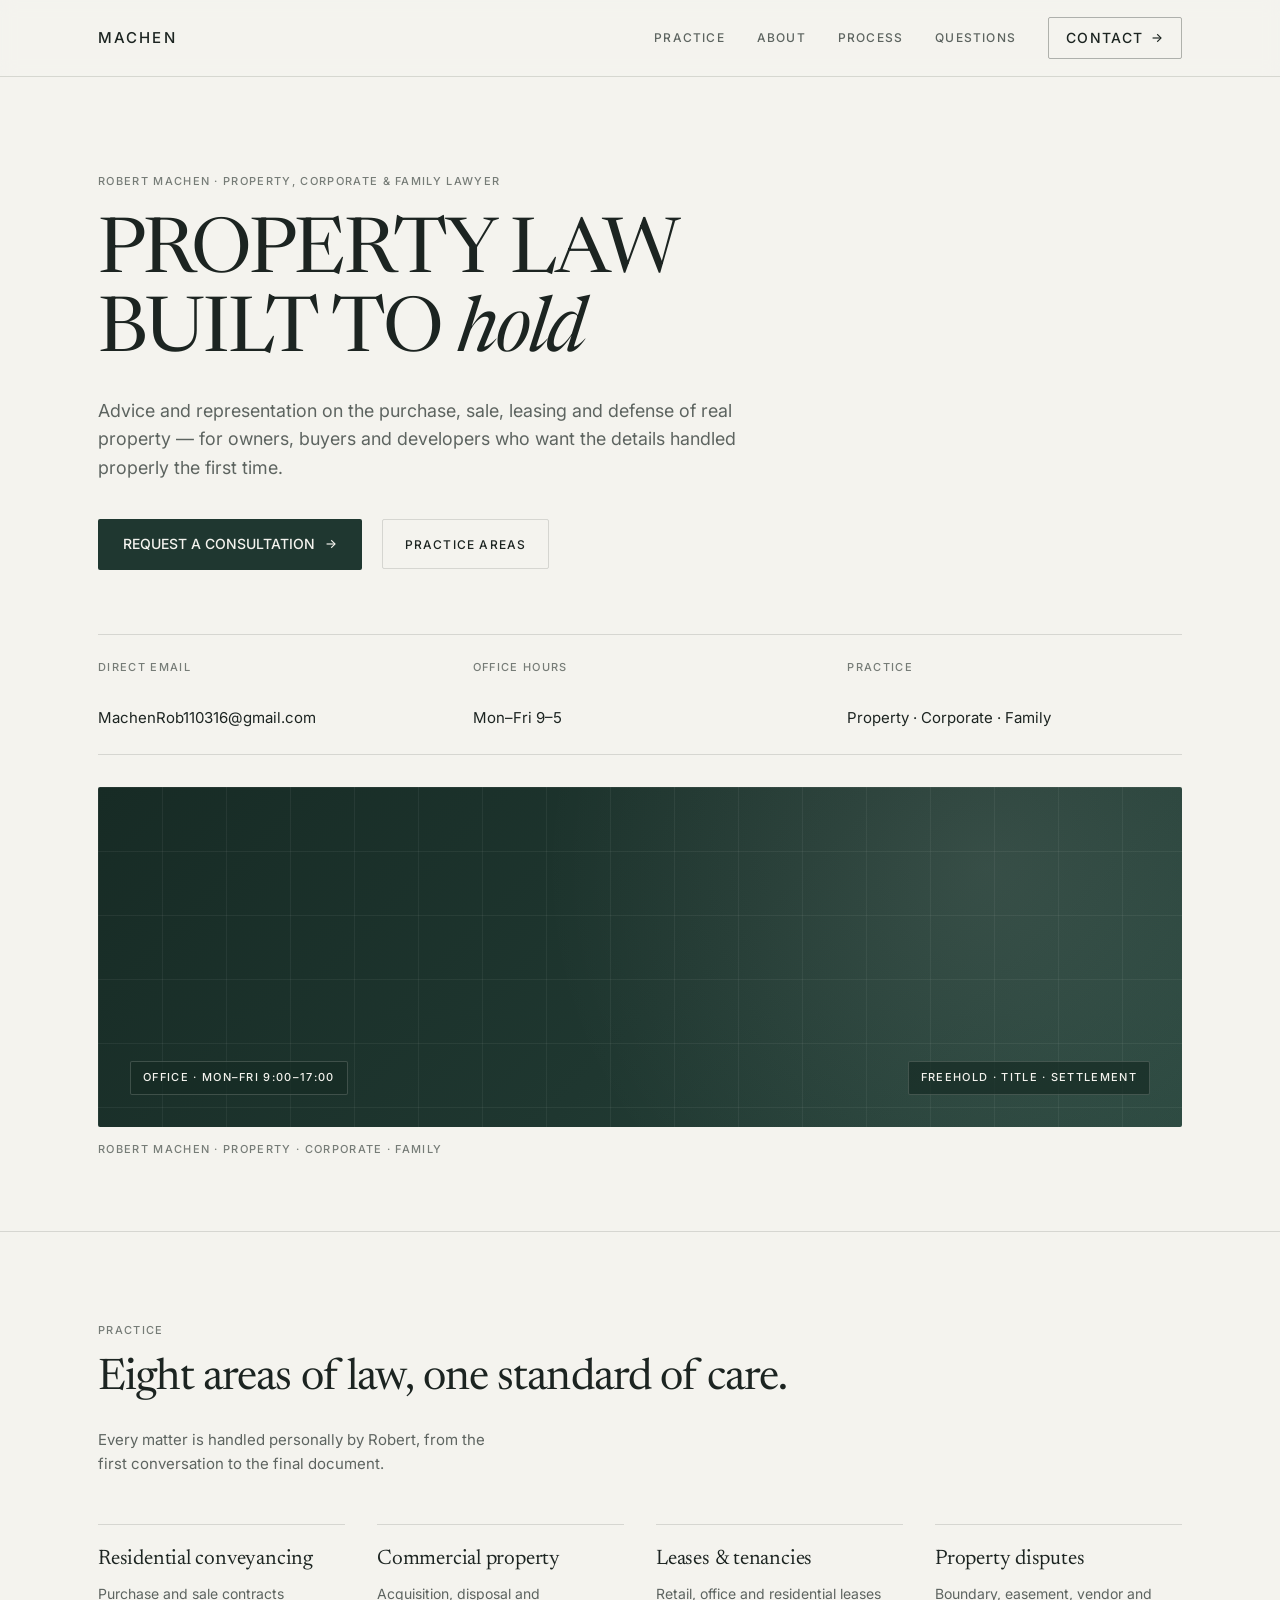
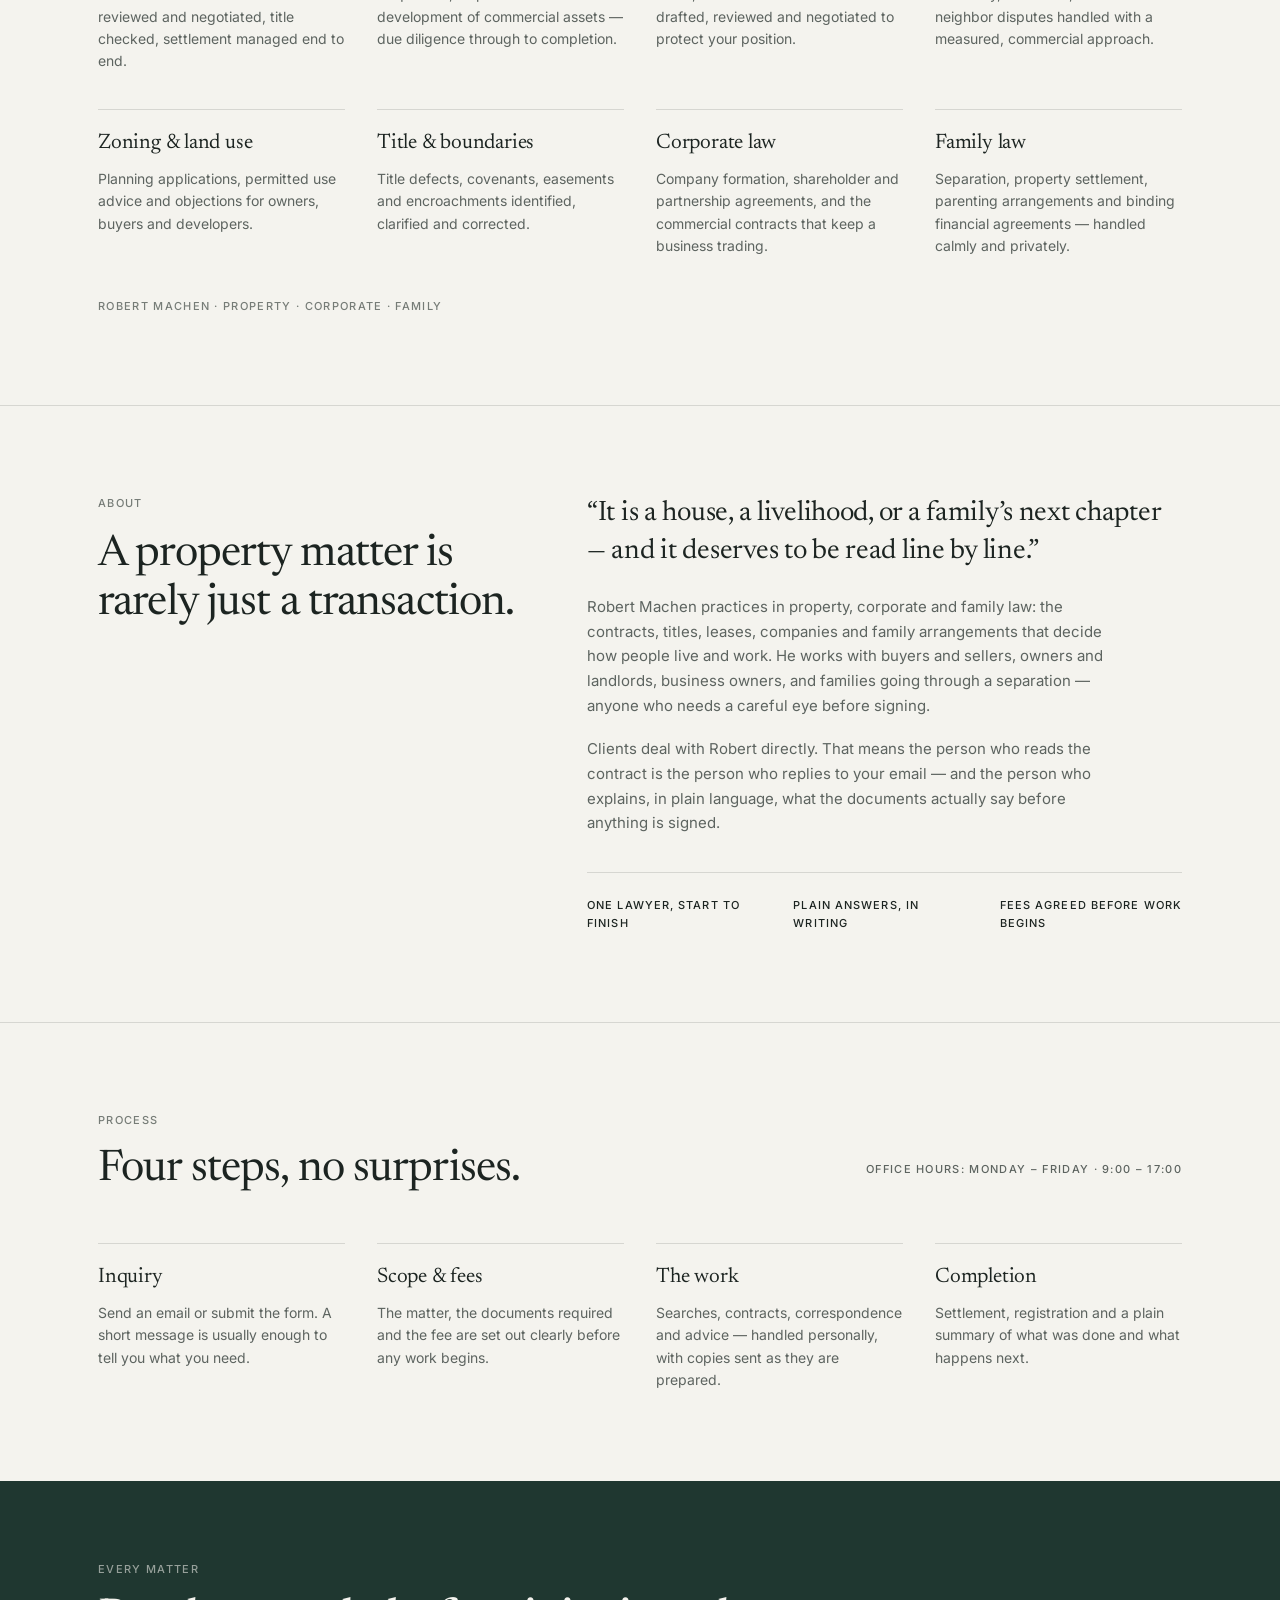
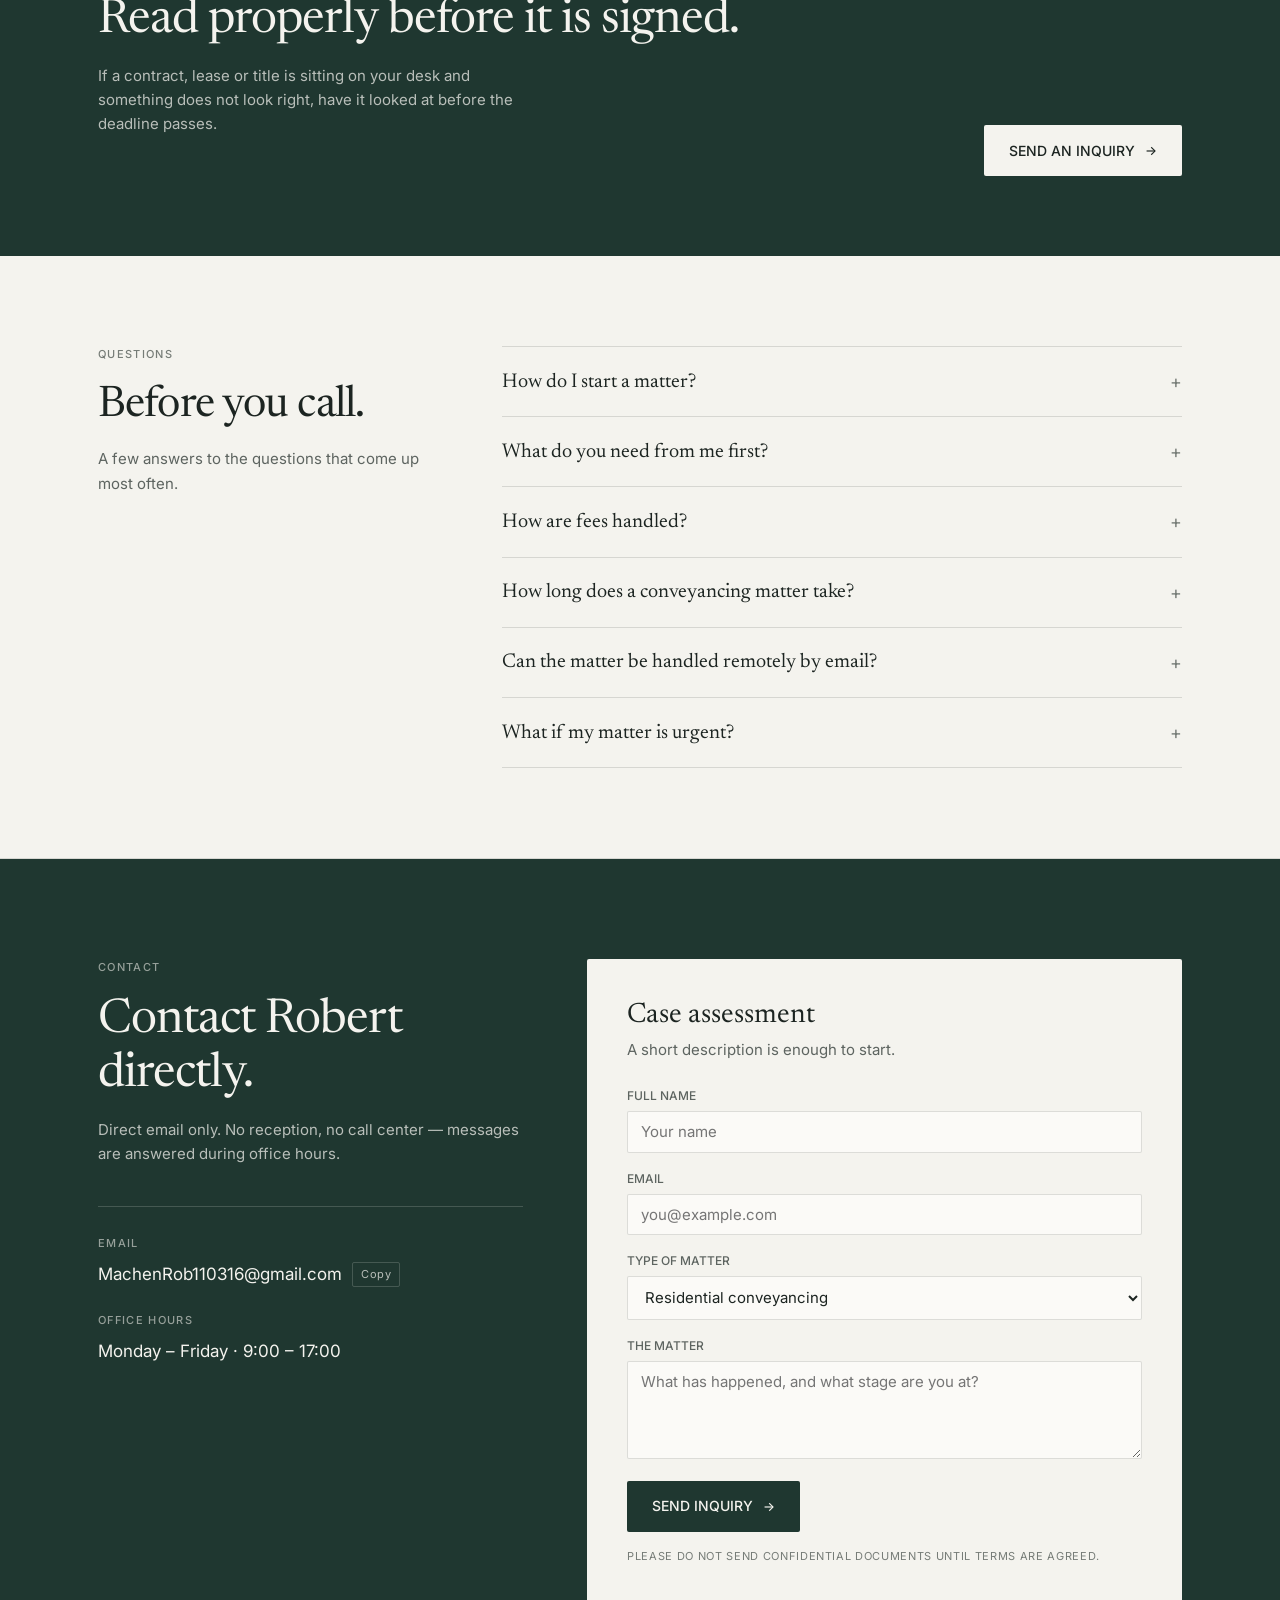
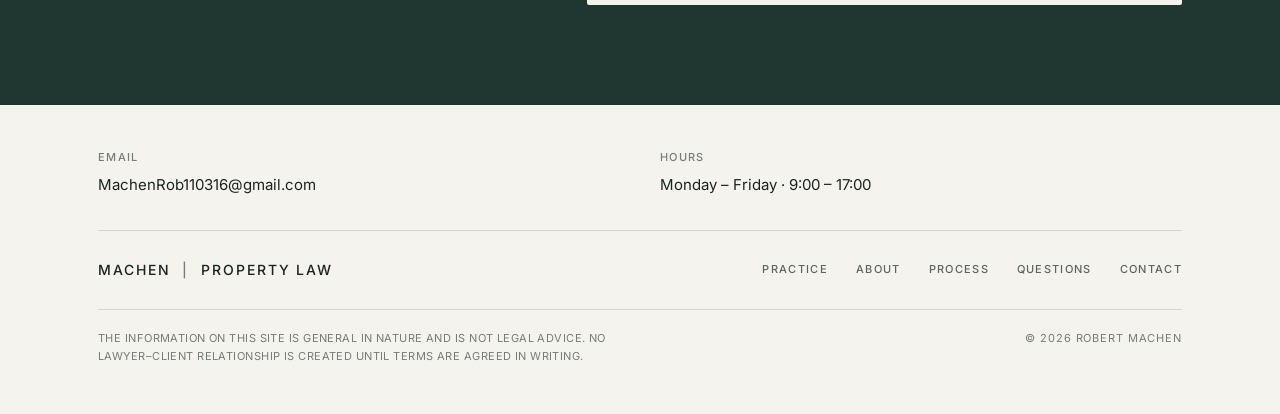
<file: index.html>
<!DOCTYPE html>
<html lang="en">

<head>
  <meta charset="UTF-8" />
  <meta name="viewport" content="width=device-width, initial-scale=1.0" />
  <title>MACHEN — Robert Machen · Property, Corporate &amp; Family Lawyer</title>
  <meta name="description"
    content="Advice and representation on the purchase, sale, leasing and defense of real property — for owners, buyers and developers who want the details handled properly the first time." />
  <link rel="preconnect" href="https://fonts.googleapis.com" />
  <link rel="preconnect" href="https://fonts.gstatic.com" crossorigin />
  <link
    href="https://fonts.googleapis.com/css2?family=Inter:wght@400;500&family=Newsreader:ital,opsz,wght@0,6..72,400;0,6..72,500;1,6..72,400&display=swap"
    rel="stylesheet" />
  <link rel="icon" type="image/png" href="images/favicon.png" />
  <link rel="apple-touch-icon" href="images/favicon.png" />
  <link rel="stylesheet" href="css/main.css" />
</head>

<body id="top">
  <!-- Header -->
  <header class="site-header" id="site-header">
    <div class="container header-inner">
      <a href="#top" class="brand brand-caps">MACHEN</a>

      <button class="menu-toggle" id="menu-toggle" type="button" aria-label="Toggle navigation menu"
        aria-expanded="false" aria-controls="site-nav">
        <span class="menu-line"></span>
        <span class="menu-line"></span>
      </button>

      <nav class="site-nav" id="site-nav" aria-label="Primary">
        <a href="practice-areas.html" class="nav-link nav-caps">Practice</a>
        <a href="about.html" class="nav-link nav-caps">About</a>
        <a href="#process" class="nav-link nav-caps">Process</a>
        <a href="#questions" class="nav-link nav-caps">Questions</a>
        <a href="contact.html" class="nav-cta nav-caps">
          Contact <span class="arrow" aria-hidden="true">&rarr;</span>
        </a>
      </nav>
    </div>
  </header>

  <main>
    <!-- Hero Section -->
    <section class="hero">
      <div class="container">
        <p class="eyebrow reveal">Robert Machen &middot; Property, Corporate &amp; Family Lawyer</p>

        <h1 class="hero-title hero-title-wide reveal">
          PROPERTY LAW<br />
          BUILT TO <em>hold</em>
        </h1>

        <p class="hero-lead reveal">
          Advice and representation on the purchase, sale, leasing and defense
          of real property — for owners, buyers and developers who want the
          details handled properly the first time.
        </p>

        <div class="hero-actions reveal">
          <button type="button" class="btn-primary" id="open-inquiry-btn">
            REQUEST A CONSULTATION
            <span class="arrow" aria-hidden="true">&rarr;</span>
          </button>
          <a href="practice-areas.html" class="btn-secondary-link">
            PRACTICE AREAS
          </a>
        </div>

        <div class="hero-meta-grid reveal">
          <div class="hero-meta-item">
            <span class="eyebrow">Direct email</span>
            <span class="hero-meta-value">MachenRob110316@gmail.com</span>
          </div>
          <div class="hero-meta-item">
            <span class="eyebrow">Office hours</span>
            <span class="hero-meta-value">Mon–Fri 9–5</span>
          </div>
          <div class="hero-meta-item">
            <span class="eyebrow">Practice</span>
            <span class="hero-meta-value">Property &middot; Corporate &middot; Family</span>
          </div>
        </div>

        <!-- Banner Image Overlay -->
        <figure class="hero-banner reveal">
          <div class="hero-banner-visual" role="img" aria-label="Architectural property law banner">
            <div class="hero-banner-grid-lines" aria-hidden="true"></div>
            <div class="hero-banner-overlays">
              <span class="banner-tag">OFFICE &middot; MON–FRI 9:00–17:00</span>
              <span class="banner-tag">FREEHOLD &middot; TITLE &middot; SETTLEMENT</span>
            </div>
          </div>
          <figcaption class="banner-caption">
            ROBERT MACHEN &middot; PROPERTY &middot; CORPORATE &middot; FAMILY
          </figcaption>
        </figure>
      </div>
    </section>

    <!-- Section 02 — Practice -->
    <section class="practice-areas" id="practice">
      <div class="container">
        <div class="section-header-split reveal">
          <div>
            <p class="eyebrow">PRACTICE</p>
            <h2 class="section-title">Eight areas of law, one standard of care.</h2>
          </div>
          <p class="section-lead">
            Every matter is handled personally by Robert, from the first
            conversation to the final document.
          </p>
        </div>

        <div class="practice-grid practice-grid-4">
          <article class="practice-card reveal">
            <h3 class="practice-title">Residential conveyancing</h3>
            <p class="practice-desc">
              Purchase and sale contracts reviewed and negotiated, title
              checked, settlement managed end to end.
            </p>
          </article>

          <article class="practice-card reveal">
            <h3 class="practice-title">Commercial property</h3>
            <p class="practice-desc">
              Acquisition, disposal and development of commercial assets — due
              diligence through to completion.
            </p>
          </article>

          <article class="practice-card reveal">
            <h3 class="practice-title">Leases &amp; tenancies</h3>
            <p class="practice-desc">
              Retail, office and residential leases drafted, reviewed and
              negotiated to protect your position.
            </p>
          </article>

          <article class="practice-card reveal">
            <h3 class="practice-title">Property disputes</h3>
            <p class="practice-desc">
              Boundary, easement, vendor and neighbor disputes handled with a
              measured, commercial approach.
            </p>
          </article>

          <article class="practice-card reveal">
            <h3 class="practice-title">Zoning &amp; land use</h3>
            <p class="practice-desc">
              Planning applications, permitted use advice and objections for
              owners, buyers and developers.
            </p>
          </article>

          <article class="practice-card reveal">
            <h3 class="practice-title">Title &amp; boundaries</h3>
            <p class="practice-desc">
              Title defects, covenants, easements and encroachments identified,
              clarified and corrected.
            </p>
          </article>

          <article class="practice-card reveal">
            <h3 class="practice-title">Corporate law</h3>
            <p class="practice-desc">
              Company formation, shareholder and partnership agreements, and the
              commercial contracts that keep a business trading.
            </p>
          </article>

          <article class="practice-card reveal">
            <h3 class="practice-title">Family law</h3>
            <p class="practice-desc">
              Separation, property settlement, parenting arrangements and
              binding financial agreements — handled calmly and privately.
            </p>
          </article>
        </div>

        <p class="section-caption reveal">
          ROBERT MACHEN &middot; PROPERTY &middot; CORPORATE &middot; FAMILY
        </p>
      </div>
    </section>

    <!-- Section 03 — About -->
    <section class="about" id="about">
      <div class="container about-grid">
        <div class="about-left reveal">
          <p class="eyebrow">ABOUT</p>
          <h2 class="section-title">
            A property matter is rarely just a transaction.
          </h2>
        </div>

        <div class="about-right reveal">
          <blockquote class="about-quote">
            “It is a house, a livelihood, or a family’s next chapter — and it
            deserves to be read line by line.”
          </blockquote>
          <p class="about-body">
            Robert Machen practices in property, corporate and family law: the
            contracts, titles, leases, companies and family arrangements that
            decide how people live and work. He works with buyers and sellers,
            owners and landlords, business owners, and families going through a
            separation — anyone who needs a careful eye before signing.
          </p>
          <p class="about-body about-body-spaced">
            Clients deal with Robert directly. That means the person who reads
            the contract is the person who replies to your email — and the person
            who explains, in plain language, what the documents actually say
            before anything is signed.
          </p>

          <ul class="about-pillars">
            <li>ONE LAWYER, START TO FINISH</li>
            <li>PLAIN ANSWERS, IN WRITING</li>
            <li>FEES AGREED BEFORE WORK BEGINS</li>
          </ul>
        </div>
      </div>
    </section>

    <!-- Section 04 — Process -->
    <section class="process" id="process">
      <div class="container">
        <div class="section-header-split reveal">
          <div>
            <p class="eyebrow">PROCESS</p>
            <h2 class="section-title">Four steps, no surprises.</h2>
          </div>
          <p class="eyebrow process-hours">
            OFFICE HOURS: MONDAY – FRIDAY &middot; 9:00 – 17:00
          </p>
        </div>

        <div class="process-grid">
          <article class="practice-card reveal">
            <h3 class="practice-title">Inquiry</h3>
            <p class="practice-desc">
              Send an email or submit the form. A short message is usually
              enough to tell you what you need.
            </p>
          </article>

          <article class="practice-card reveal">
            <h3 class="practice-title">Scope &amp; fees</h3>
            <p class="practice-desc">
              The matter, the documents required and the fee are set out
              clearly before any work begins.
            </p>
          </article>

          <article class="practice-card reveal">
            <h3 class="practice-title">The work</h3>
            <p class="practice-desc">
              Searches, contracts, correspondence and advice — handled
              personally, with copies sent as they are prepared.
            </p>
          </article>

          <article class="practice-card reveal">
            <h3 class="practice-title">Completion</h3>
            <p class="practice-desc">
              Settlement, registration and a plain summary of what was done and
              what happens next.
            </p>
          </article>
        </div>
      </div>
    </section>

    <!-- Call-to-Action Banner -->
    <section class="cta-banner">
      <div class="container cta-banner-inner reveal">
        <div>
          <p class="eyebrow eyebrow-light">EVERY MATTER</p>
          <h2 class="contact-title">Read properly before it is signed.</h2>
          <p class="contact-lead cta-banner-lead">
            If a contract, lease or title is sitting on your desk and something
            does not look right, have it looked at before the deadline passes.
          </p>
        </div>
        <button type="button" class="btn-light" data-open-inquiry>
          SEND AN INQUIRY <span class="arrow" aria-hidden="true">&rarr;</span>
        </button>
      </div>
    </section>

    <!-- Section 05 — Questions -->
    <section class="questions" id="questions">
      <div class="container questions-grid">
        <div class="questions-left reveal">
          <p class="eyebrow">QUESTIONS</p>
          <h2 class="section-title">Before you call.</h2>
          <p class="about-body questions-lead">
            A few answers to the questions that come up most often.
          </p>
        </div>

        <div class="faq-list reveal">
          <details class="faq-item">
            <summary class="faq-question">
              <span>How do I start a matter?</span>
              <span class="faq-icon" aria-hidden="true">+</span>
            </summary>
            <p class="faq-answer">
              Email MachenRob110316@gmail.com or submit the case assessment form
              below. We will review your timeline, what is in front of you, and
              the immediate next step.
            </p>
          </details>

          <details class="faq-item">
            <summary class="faq-question">
              <span>What do you need from me first?</span>
              <span class="faq-icon" aria-hidden="true">+</span>
            </summary>
            <p class="faq-answer">
              A brief summary of the transaction or issue and any key dates or
              deadlines. Please wait until terms of engagement are agreed before
              sending confidential documents.
            </p>
          </details>

          <details class="faq-item">
            <summary class="faq-question">
              <span>How are fees handled?</span>
              <span class="faq-icon" aria-hidden="true">+</span>
            </summary>
            <p class="faq-answer">
              Scope, disbursements, and fees are confirmed clearly in writing
              before any substantive legal work begins, so there are no
              unexpected bills.
            </p>
          </details>

          <details class="faq-item">
            <summary class="faq-question">
              <span>How long does a conveyancing matter take?</span>
              <span class="faq-icon" aria-hidden="true">+</span>
            </summary>
            <p class="faq-answer">
              Timelines depend on the contract terms, financing, and title
              searches, typically ranging from 30 to 60 days from exchange to
              settlement. Urgent reviews can be prioritized.
            </p>
          </details>

          <details class="faq-item">
            <summary class="faq-question">
              <span>Can the matter be handled remotely by email?</span>
              <span class="faq-icon" aria-hidden="true">+</span>
            </summary>
            <p class="faq-answer">
              Yes. Most reviews, negotiations, and settlements are handled
              efficiently by direct email, with written summaries sent at each
              stage.
            </p>
          </details>

          <details class="faq-item">
            <summary class="faq-question">
              <span>What if my matter is urgent?</span>
              <span class="faq-icon" aria-hidden="true">+</span>
            </summary>
            <p class="faq-answer">
              If a signing deadline, cooling-off period, or settlement date is
              approaching, email MachenRob110316@gmail.com directly or note the
              deadline at the top of your inquiry.
            </p>
          </details>
        </div>
      </div>
    </section>

    <!-- Section 06 — Contact & Case Assessment -->
    <section class="contact" id="contact">
      <div class="container contact-split">
        <div class="contact-info-col reveal">
          <p class="eyebrow eyebrow-light">CONTACT</p>
          <h2 class="contact-title">Contact Robert directly.</h2>
          <p class="contact-lead">
            Direct email only. No reception, no call center — messages are
            answered during office hours.
          </p>

          <div class="contact-details-list">
            <div class="contact-item">
              <p class="contact-label">EMAIL</p>
              <div class="contact-value-row">
                <a href="mailto:MachenRob110316@gmail.com" class="contact-value">
                  MachenRob110316@gmail.com
                </a>
                <button type="button" class="copy-btn" data-copy="MachenRob110316@gmail.com"
                  aria-label="Copy email address" title="Copy email">
                  Copy
                </button>
              </div>
            </div>

            <div class="contact-item">
              <p class="contact-label">OFFICE HOURS</p>
              <p class="contact-value">Monday – Friday &middot; 9:00 – 17:00</p>
            </div>
          </div>
        </div>

        <div class="case-form-card reveal">
          <h3 class="case-form-title">Case assessment</h3>
          <p class="case-form-subtitle">A short description is enough to start.</p>

          <form id="case-assessment-form" class="inquiry-form js-assessment-form" novalidate>
            <div class="form-field">
              <label for="home-name">FULL NAME</label>
              <input id="home-name" name="name" type="text" required placeholder="Your name" />
            </div>

            <div class="form-field">
              <label for="home-email">EMAIL</label>
              <input id="home-email" name="email" type="email" required placeholder="you@example.com" />
            </div>

            <div class="form-field">
              <label for="home-matter-type">TYPE OF MATTER</label>
              <select id="home-matter-type" name="matterType">
                <option value="Residential conveyancing" selected>Residential conveyancing</option>
                <option value="Commercial property">Commercial property</option>
                <option value="Leases & tenancies">Leases &amp; tenancies</option>
                <option value="Property disputes">Property disputes</option>
                <option value="Zoning & land use">Zoning &amp; land use</option>
                <option value="Title & boundaries">Title &amp; boundaries</option>
                <option value="Corporate law">Corporate law</option>
                <option value="Family law">Family law</option>
              </select>
            </div>

            <div class="form-field">
              <label for="home-matter">THE MATTER</label>
              <textarea id="home-matter" name="message" rows="4" required
                placeholder="What has happened, and what stage are you at?"></textarea>
            </div>

            <div class="form-actions">
              <button type="submit" class="btn-primary">
                SEND INQUIRY <span class="arrow" aria-hidden="true">&rarr;</span>
              </button>
              <p class="form-status" aria-live="polite"></p>
            </div>

            <p class="form-disclaimer">
              PLEASE DO NOT SEND CONFIDENTIAL DOCUMENTS UNTIL TERMS ARE AGREED.
            </p>
          </form>
        </div>
      </div>
    </section>
  </main>

  <!-- Footer -->
  <footer class="site-footer">
    <div class="container">
      <div class="footer-contact-strip">
        <div>
          <p class="eyebrow">EMAIL</p>
          <a href="mailto:MachenRob110316@gmail.com" class="footer-contact-value">MachenRob110316@gmail.com</a>
        </div>
        <div>
          <p class="eyebrow">HOURS</p>
          <p class="footer-contact-value">Monday – Friday &middot; 9:00 – 17:00</p>
        </div>
      </div>

      <div class="footer-top">
        <a href="#top" class="brand brand-footer brand-caps">MACHEN <span class="footer-pipe">|</span> PROPERTY LAW</a>
        <nav class="footer-nav" aria-label="Footer">
          <a href="practice-areas.html">PRACTICE</a>
          <a href="about.html">ABOUT</a>
          <a href="#process">PROCESS</a>
          <a href="#questions">QUESTIONS</a>
          <a href="contact.html">CONTACT</a>
        </nav>
      </div>

      <div class="footer-bottom">
        <p class="disclaimer">
          THE INFORMATION ON THIS SITE IS GENERAL IN NATURE AND IS NOT LEGAL
          ADVICE. NO LAWYER–CLIENT RELATIONSHIP IS CREATED UNTIL TERMS ARE
          AGREED IN WRITING.
        </p>
        <p class="copyright">&copy; <span id="year">2026</span> ROBERT MACHEN</p>
      </div>
    </div>
  </footer>

  <!-- Consultation Modal -->
  <div class="modal-backdrop" id="inquiry-modal" role="dialog" aria-modal="true" aria-labelledby="modal-title" hidden>
    <div class="modal-panel">
      <div class="modal-header">
        <p class="eyebrow">Case assessment</p>
        <button type="button" class="modal-close" id="close-inquiry-btn" aria-label="Close modal">
          &times;
        </button>
      </div>
      <h2 class="modal-title" id="modal-title">Request a consultation.</h2>
      <p class="modal-subtitle">
        A short description is enough to start.
      </p>

      <form id="inquiry-form" class="inquiry-form js-assessment-form" novalidate>
        <div class="form-field">
          <label for="modal-name">FULL NAME</label>
          <input id="modal-name" name="name" type="text" required placeholder="Your name" />
        </div>
        <div class="form-field">
          <label for="modal-email">EMAIL</label>
          <input id="modal-email" name="email" type="email" required placeholder="you@example.com" />
        </div>
        <div class="form-field">
          <label for="modal-matter-type">TYPE OF MATTER</label>
          <select id="modal-matter-type" name="matterType">
            <option value="Residential conveyancing" selected>Residential conveyancing</option>
            <option value="Commercial property">Commercial property</option>
            <option value="Leases & tenancies">Leases &amp; tenancies</option>
            <option value="Property disputes">Property disputes</option>
            <option value="Zoning & land use">Zoning &amp; land use</option>
            <option value="Title & boundaries">Title &amp; boundaries</option>
            <option value="Corporate law">Corporate law</option>
            <option value="Family law">Family law</option>
          </select>
        </div>
        <div class="form-field">
          <label for="modal-message">THE MATTER</label>
          <textarea id="modal-message" name="message" rows="4" required
            placeholder="What has happened, and what stage are you at?"></textarea>
        </div>
        <div class="form-actions">
          <button type="submit" class="btn-primary">
            SEND INQUIRY <span class="arrow" aria-hidden="true">&rarr;</span>
          </button>
          <p class="form-status" id="form-status" aria-live="polite"></p>
        </div>
        <p class="form-disclaimer">
          PLEASE DO NOT SEND CONFIDENTIAL DOCUMENTS UNTIL TERMS ARE AGREED.
        </p>
      </form>
    </div>
  </div>

  <!-- Toast notification -->
  <div class="toast" id="toast" role="status" aria-live="polite"></div>

  <script src="js/script.js"></script>
</body>

</html>
</file>
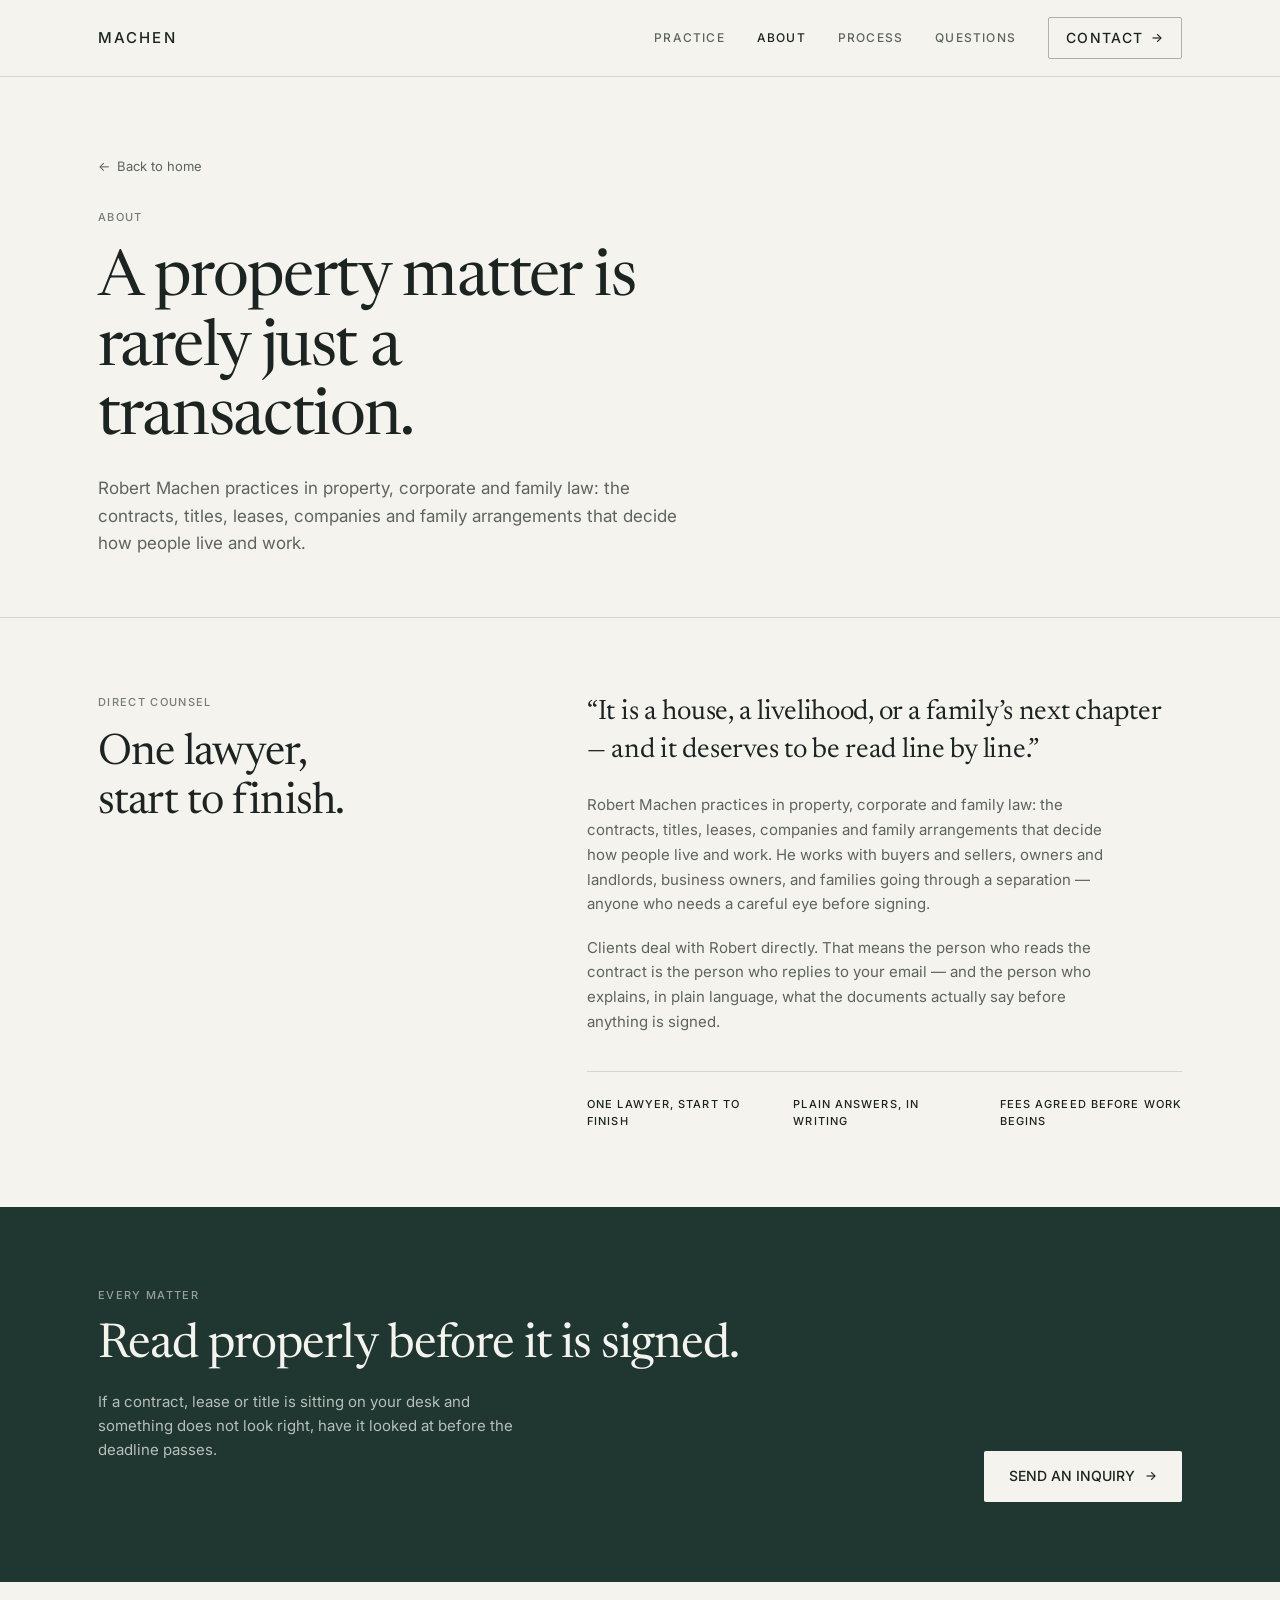
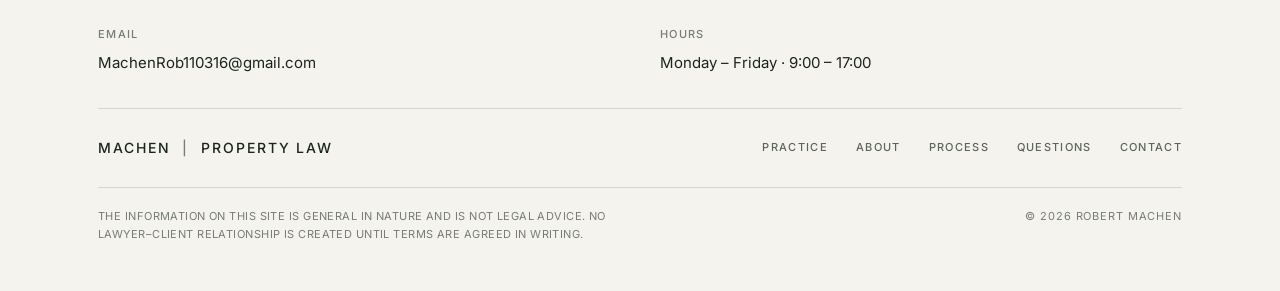
<file: about.html>
<!DOCTYPE html>
<html lang="en">

<head>
  <meta charset="UTF-8" />
  <meta name="viewport" content="width=device-width, initial-scale=1.0" />
  <title>About — MACHEN | Property, Corporate &amp; Family Lawyer</title>
  <meta name="description"
    content="About Robert Machen: property, corporate and family law handled personally from the first conversation to the final document." />
  <link rel="preconnect" href="https://fonts.googleapis.com" />
  <link rel="preconnect" href="https://fonts.gstatic.com" crossorigin />
  <link
    href="https://fonts.googleapis.com/css2?family=Inter:wght@400;500&family=Newsreader:ital,opsz,wght@0,6..72,400;0,6..72,500;1,6..72,400&display=swap"
    rel="stylesheet" />
  <link rel="icon" type="image/png" href="images/favicon.png" />
  <link rel="apple-touch-icon" href="images/favicon.png" />
  <link rel="stylesheet" href="css/main.css" />
</head>

<body id="top">
  <!-- Header -->
  <header class="site-header" id="site-header">
    <div class="container header-inner">
      <a href="index.html" class="brand brand-caps">MACHEN</a>

      <button class="menu-toggle" id="menu-toggle" type="button" aria-label="Toggle navigation menu"
        aria-expanded="false" aria-controls="site-nav">
        <span class="menu-line"></span>
        <span class="menu-line"></span>
      </button>

      <nav class="site-nav" id="site-nav" aria-label="Primary">
        <a href="practice-areas.html" class="nav-link nav-caps">Practice</a>
        <a href="about.html" class="nav-link nav-caps active" aria-current="page">About</a>
        <a href="index.html#process" class="nav-link nav-caps">Process</a>
        <a href="index.html#questions" class="nav-link nav-caps">Questions</a>
        <a href="contact.html" class="nav-cta nav-caps">
          Contact <span class="arrow" aria-hidden="true">&rarr;</span>
        </a>
      </nav>
    </div>
  </header>

  <main>
    <!-- About Page Intro -->
    <section class="page-hero">
      <div class="container">
        <a href="index.html" class="back-link reveal">
          <span aria-hidden="true">&larr;</span> Back to home
        </a>

        <p class="eyebrow reveal">ABOUT</p>
        <h1 class="page-title reveal">
          A property matter is rarely just a transaction.
        </h1>
        <p class="page-lead reveal">
          Robert Machen practices in property, corporate and family law: the
          contracts, titles, leases, companies and family arrangements that
          decide how people live and work.
        </p>
      </div>
    </section>

    <!-- Philosophy & Approach -->
    <section class="about-page-content">
      <div class="container about-grid">
        <div class="about-left reveal">
          <p class="eyebrow">Direct counsel</p>
          <h2 class="section-title">
            One lawyer,<br />
            start to finish.
          </h2>
        </div>

        <div class="about-right reveal">
          <blockquote class="about-quote">
            “It is a house, a livelihood, or a family’s next chapter — and it
            deserves to be read line by line.”
          </blockquote>
          <p class="about-body">
            Robert Machen practices in property, corporate and family law: the
            contracts, titles, leases, companies and family arrangements that
            decide how people live and work. He works with buyers and sellers,
            owners and landlords, business owners, and families going through a
            separation — anyone who needs a careful eye before signing.
          </p>
          <p class="about-body about-body-spaced">
            Clients deal with Robert directly. That means the person who reads
            the contract is the person who replies to your email — and the person
            who explains, in plain language, what the documents actually say
            before anything is signed.
          </p>

          <ul class="about-pillars">
            <li>ONE LAWYER, START TO FINISH</li>
            <li>PLAIN ANSWERS, IN WRITING</li>
            <li>FEES AGREED BEFORE WORK BEGINS</li>
          </ul>
        </div>
      </div>
    </section>

    <!-- Next Step CTA -->
    <section class="cta-banner">
      <div class="container cta-banner-inner reveal">
        <div>
          <p class="eyebrow eyebrow-light">EVERY MATTER</p>
          <h2 class="contact-title">Read properly before it is signed.</h2>
          <p class="contact-lead cta-banner-lead">
            If a contract, lease or title is sitting on your desk and something
            does not look right, have it looked at before the deadline passes.
          </p>
        </div>
        <a href="contact.html" class="btn-light">
          SEND AN INQUIRY <span class="arrow" aria-hidden="true">&rarr;</span>
        </a>
      </div>
    </section>
  </main>

  <!-- Footer -->
  <footer class="site-footer">
    <div class="container">
      <div class="footer-contact-strip">
        <div>
          <p class="eyebrow">EMAIL</p>
          <a href="mailto:MachenRob110316@gmail.com" class="footer-contact-value">MachenRob110316@gmail.com</a>
        </div>
        <div>
          <p class="eyebrow">HOURS</p>
          <p class="footer-contact-value">Monday – Friday &middot; 9:00 – 17:00</p>
        </div>
      </div>

      <div class="footer-top">
        <a href="index.html" class="brand brand-footer brand-caps">MACHEN <span class="footer-pipe">|</span> PROPERTY
          LAW</a>
        <nav class="footer-nav" aria-label="Footer">
          <a href="practice-areas.html">PRACTICE</a>
          <a href="about.html">ABOUT</a>
          <a href="index.html#process">PROCESS</a>
          <a href="index.html#questions">QUESTIONS</a>
          <a href="contact.html">CONTACT</a>
        </nav>
      </div>

      <div class="footer-bottom">
        <p class="disclaimer">
          THE INFORMATION ON THIS SITE IS GENERAL IN NATURE AND IS NOT LEGAL
          ADVICE. NO LAWYER–CLIENT RELATIONSHIP IS CREATED UNTIL TERMS ARE
          AGREED IN WRITING.
        </p>
        <p class="copyright">&copy; <span id="year">2026</span> ROBERT MACHEN</p>
      </div>
    </div>
  </footer>

  <!-- Toast notification -->
  <div class="toast" id="toast" role="status" aria-live="polite"></div>

  <script src="js/script.js"></script>
</body>

</html>
</file>
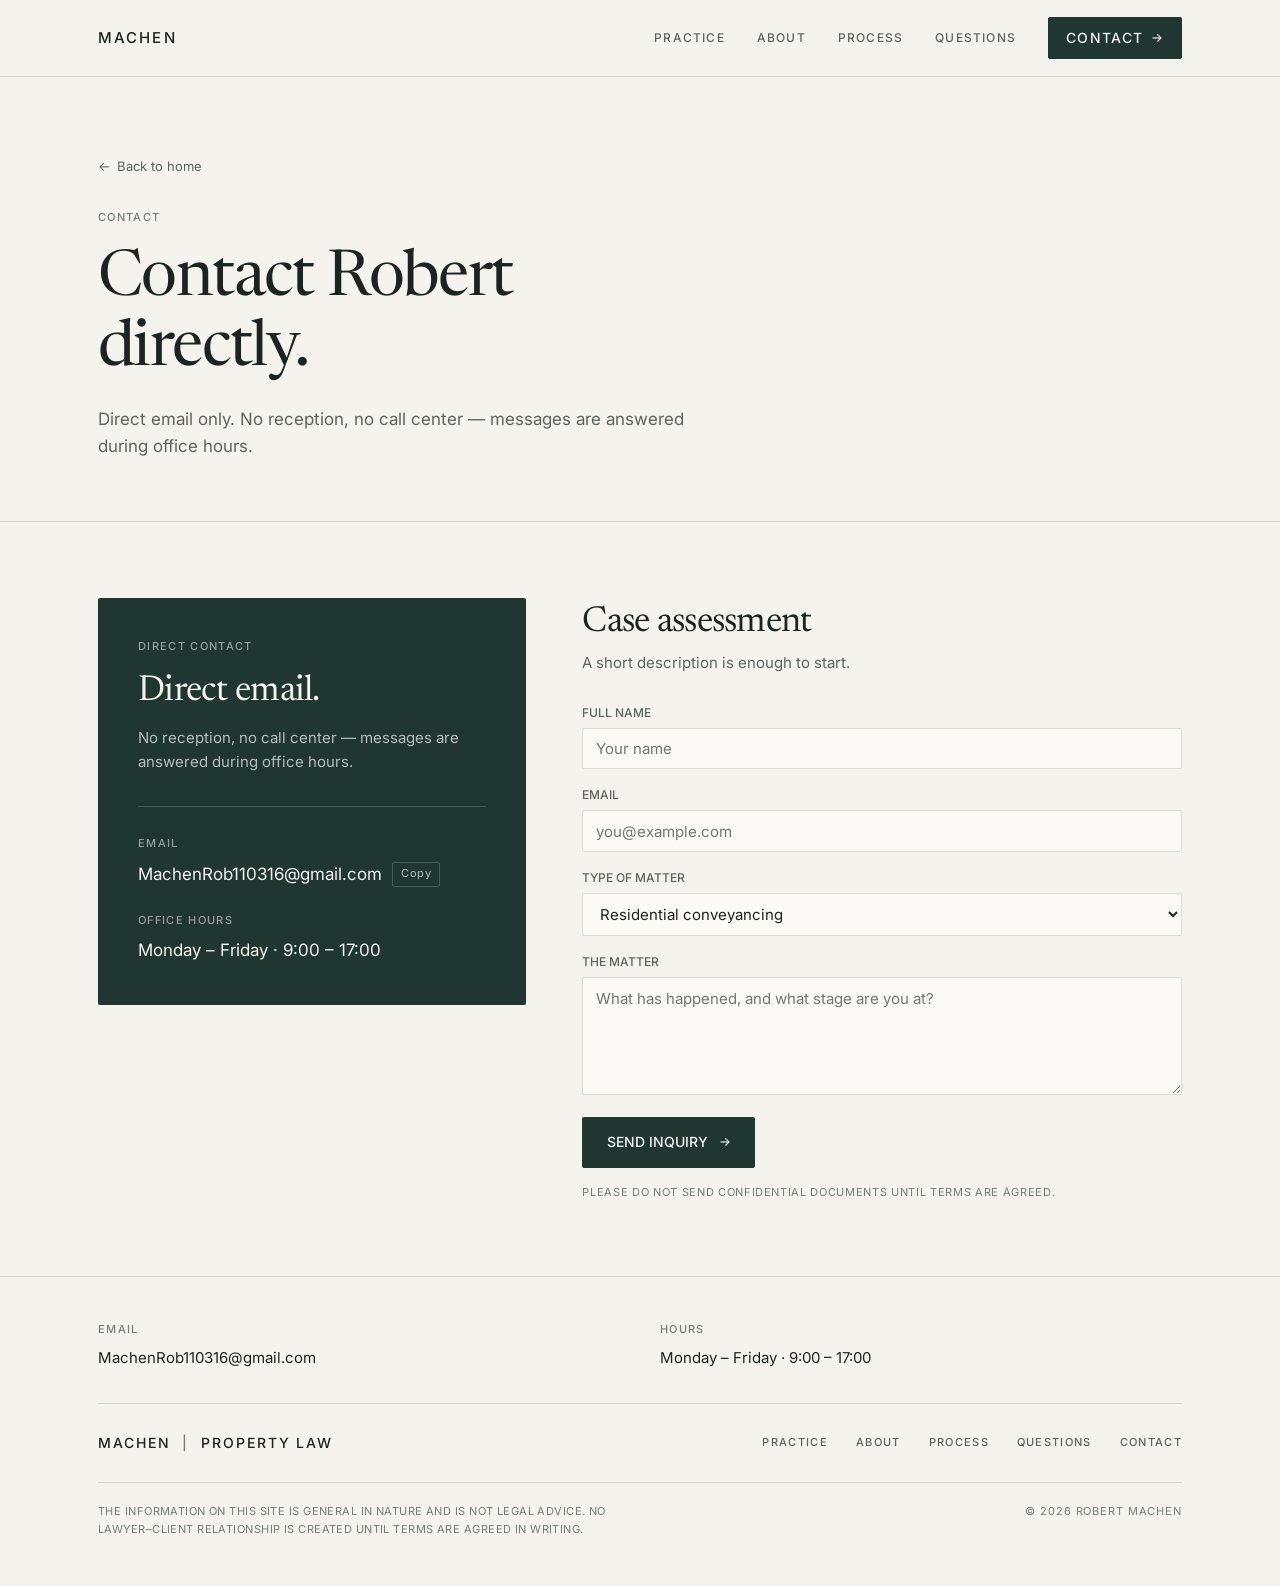
<file: contact.html>
<!DOCTYPE html>
<html lang="en">

<head>
  <meta charset="UTF-8" />
  <meta name="viewport" content="width=device-width, initial-scale=1.0" />
  <title>Contact — MACHEN | Speak Directly with Robert</title>
  <meta name="description"
    content="Contact Robert Machen directly by email, Monday to Friday 9:00–17:00, or submit a case assessment inquiry." />
  <link rel="preconnect" href="https://fonts.googleapis.com" />
  <link rel="preconnect" href="https://fonts.gstatic.com" crossorigin />
  <link
    href="https://fonts.googleapis.com/css2?family=Inter:wght@400;500&family=Newsreader:ital,opsz,wght@0,6..72,400;0,6..72,500;1,6..72,400&display=swap"
    rel="stylesheet" />
  <link rel="icon" type="image/png" href="images/favicon.png" />
  <link rel="apple-touch-icon" href="images/favicon.png" />
  <link rel="stylesheet" href="css/main.css" />
</head>

<body id="top">
  <!-- Header -->
  <header class="site-header" id="site-header">
    <div class="container header-inner">
      <a href="index.html" class="brand brand-caps">MACHEN</a>

      <button class="menu-toggle" id="menu-toggle" type="button" aria-label="Toggle navigation menu"
        aria-expanded="false" aria-controls="site-nav">
        <span class="menu-line"></span>
        <span class="menu-line"></span>
      </button>

      <nav class="site-nav" id="site-nav" aria-label="Primary">
        <a href="practice-areas.html" class="nav-link nav-caps">Practice</a>
        <a href="about.html" class="nav-link nav-caps">About</a>
        <a href="index.html#process" class="nav-link nav-caps">Process</a>
        <a href="index.html#questions" class="nav-link nav-caps">Questions</a>
        <a href="contact.html" class="nav-cta nav-caps" aria-current="page">
          Contact <span class="arrow" aria-hidden="true">&rarr;</span>
        </a>
      </nav>
    </div>
  </header>

  <main>
    <!-- Contact Page Intro -->
    <section class="page-hero">
      <div class="container">
        <a href="index.html" class="back-link reveal">
          <span aria-hidden="true">&larr;</span> Back to home
        </a>

        <p class="eyebrow reveal">CONTACT</p>
        <h1 class="page-title reveal">
          Contact Robert<br />
          directly.
        </h1>
        <p class="page-lead reveal">
          Direct email only. No reception, no call center — messages are
          answered during office hours.
        </p>
      </div>
    </section>

    <!-- Contact Details & Case Assessment Form -->
    <section class="contact-page-content">
      <div class="container contact-page-grid">
        <aside class="contact-details-panel reveal" aria-label="Direct contact details">
          <p class="eyebrow eyebrow-light">Direct contact</p>
          <h2 class="contact-panel-title">Direct email.</h2>
          <p class="contact-panel-lead">
            No reception, no call center — messages are answered during office
            hours.
          </p>

          <div class="contact-details-list">
            <div class="contact-item">
              <p class="contact-label">EMAIL</p>
              <div class="contact-value-row">
                <a href="mailto:MachenRob110316@gmail.com" class="contact-value">
                  MachenRob110316@gmail.com
                </a>
                <button type="button" class="copy-btn" data-copy="MachenRob110316@gmail.com"
                  aria-label="Copy email address" title="Copy email">
                  Copy
                </button>
              </div>
            </div>

            <div class="contact-item">
              <p class="contact-label">OFFICE HOURS</p>
              <p class="contact-value">Monday – Friday &middot; 9:00 – 17:00</p>
            </div>
          </div>
        </aside>

        <div class="contact-form-panel reveal">
          <h2 class="contact-form-title">Case assessment</h2>
          <p class="contact-form-subtitle">
            A short description is enough to start.
          </p>

          <form id="inquiry-form" class="inquiry-form js-assessment-form" novalidate>
            <div class="form-field">
              <label for="name">FULL NAME</label>
              <input id="name" name="name" type="text" required placeholder="Your name" />
            </div>

            <div class="form-field">
              <label for="email">EMAIL</label>
              <input id="email" name="email" type="email" required placeholder="you@example.com" />
            </div>

            <div class="form-field">
              <label for="matter-type">TYPE OF MATTER</label>
              <select id="matter-type" name="matterType">
                <option value="Residential conveyancing" selected>Residential conveyancing</option>
                <option value="Commercial property">Commercial property</option>
                <option value="Leases & tenancies">Leases &amp; tenancies</option>
                <option value="Property disputes">Property disputes</option>
                <option value="Zoning & land use">Zoning &amp; land use</option>
                <option value="Title & boundaries">Title &amp; boundaries</option>
                <option value="Corporate law">Corporate law</option>
                <option value="Family law">Family law</option>
              </select>
            </div>

            <div class="form-field">
              <label for="message">THE MATTER</label>
              <textarea id="message" name="message" rows="5" required
                placeholder="What has happened, and what stage are you at?"></textarea>
            </div>

            <div class="form-actions">
              <button type="submit" class="btn-primary">
                SEND INQUIRY <span class="arrow" aria-hidden="true">&rarr;</span>
              </button>
              <p class="form-status" id="form-status" aria-live="polite"></p>
            </div>

            <p class="form-disclaimer">
              PLEASE DO NOT SEND CONFIDENTIAL DOCUMENTS UNTIL TERMS ARE AGREED.
            </p>
          </form>
        </div>
      </div>
    </section>
  </main>

  <!-- Footer -->
  <footer class="site-footer">
    <div class="container">
      <div class="footer-contact-strip">
        <div>
          <p class="eyebrow">EMAIL</p>
          <a href="mailto:MachenRob110316@gmail.com" class="footer-contact-value">MachenRob110316@gmail.com</a>
        </div>
        <div>
          <p class="eyebrow">HOURS</p>
          <p class="footer-contact-value">Monday – Friday &middot; 9:00 – 17:00</p>
        </div>
      </div>

      <div class="footer-top">
        <a href="index.html" class="brand brand-footer brand-caps">MACHEN <span class="footer-pipe">|</span> PROPERTY
          LAW</a>
        <nav class="footer-nav" aria-label="Footer">
          <a href="practice-areas.html">PRACTICE</a>
          <a href="about.html">ABOUT</a>
          <a href="index.html#process">PROCESS</a>
          <a href="index.html#questions">QUESTIONS</a>
          <a href="contact.html">CONTACT</a>
        </nav>
      </div>

      <div class="footer-bottom">
        <p class="disclaimer">
          THE INFORMATION ON THIS SITE IS GENERAL IN NATURE AND IS NOT LEGAL
          ADVICE. NO LAWYER–CLIENT RELATIONSHIP IS CREATED UNTIL TERMS ARE
          AGREED IN WRITING.
        </p>
        <p class="copyright">&copy; <span id="year">2026</span> ROBERT MACHEN</p>
      </div>
    </div>
  </footer>

  <!-- Toast notification -->
  <div class="toast" id="toast" role="status" aria-live="polite"></div>

  <script src="js/script.js"></script>
</body>

</html>
</file>
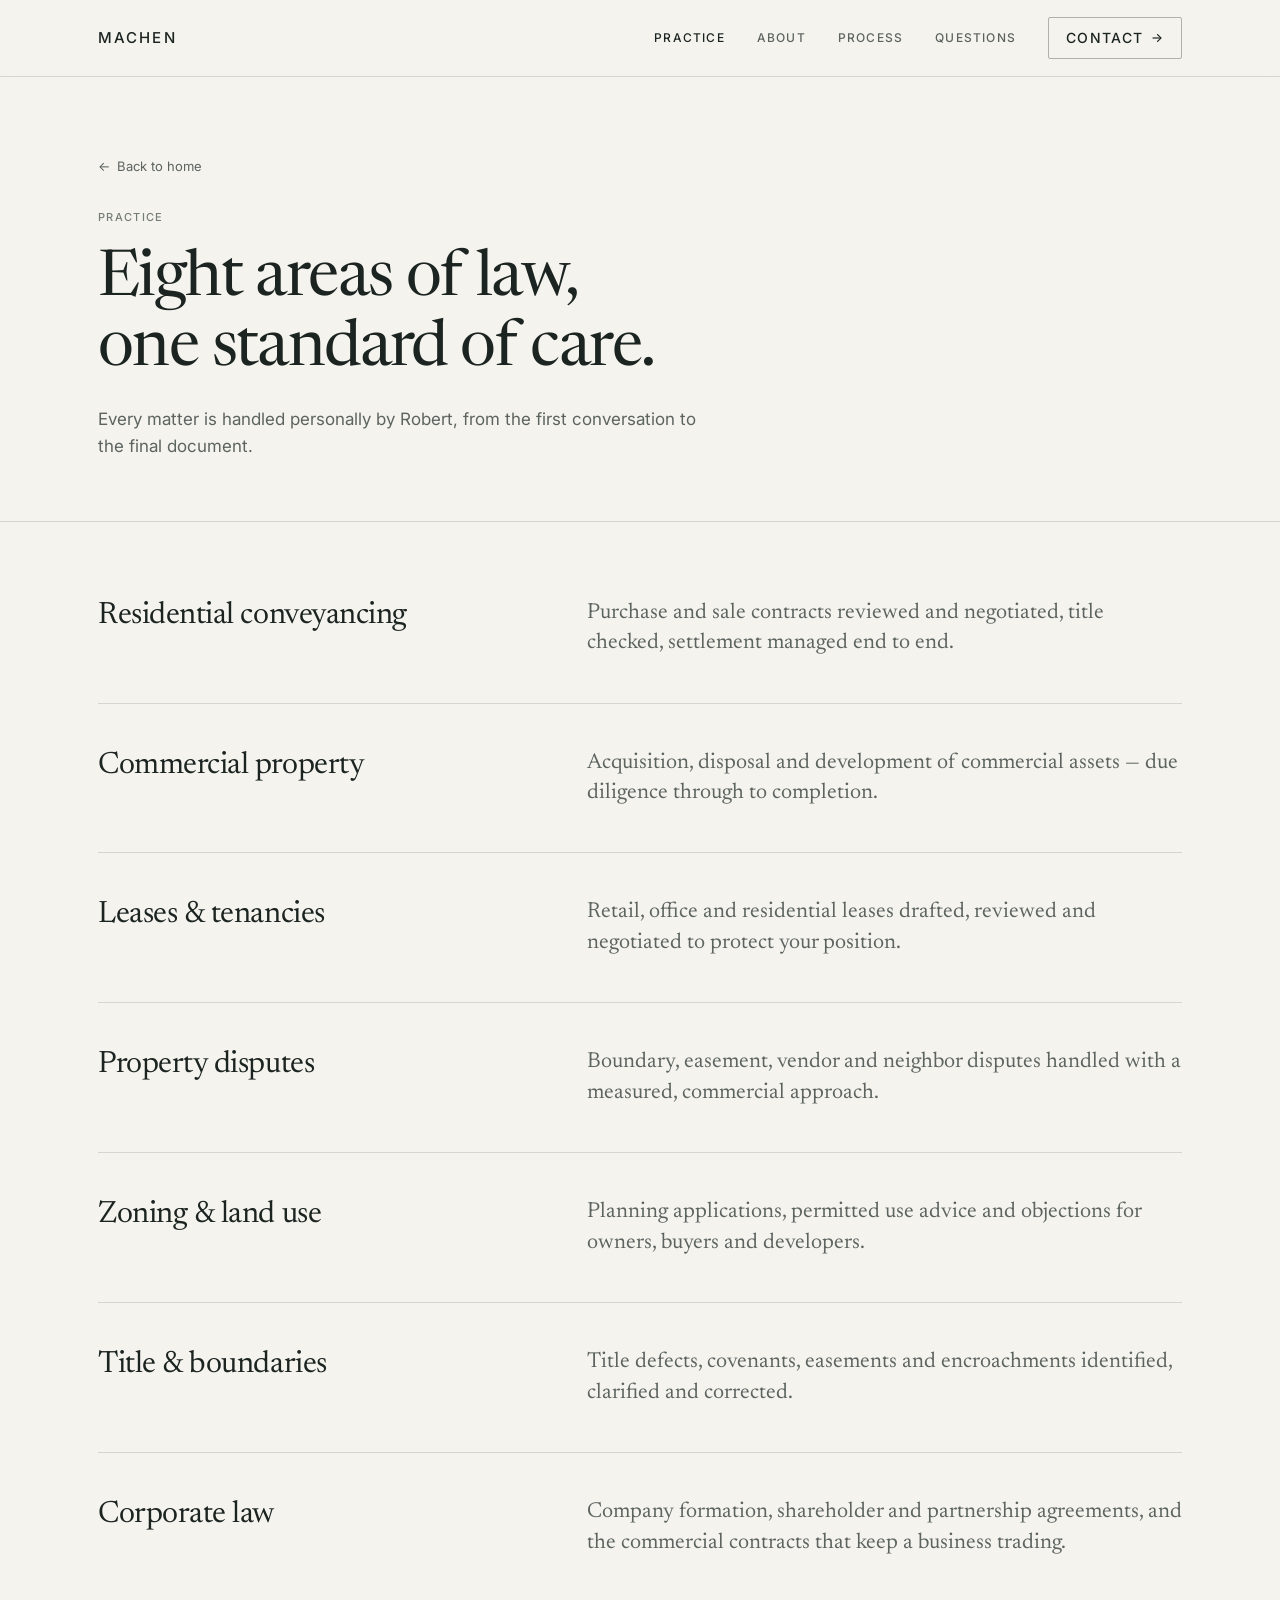
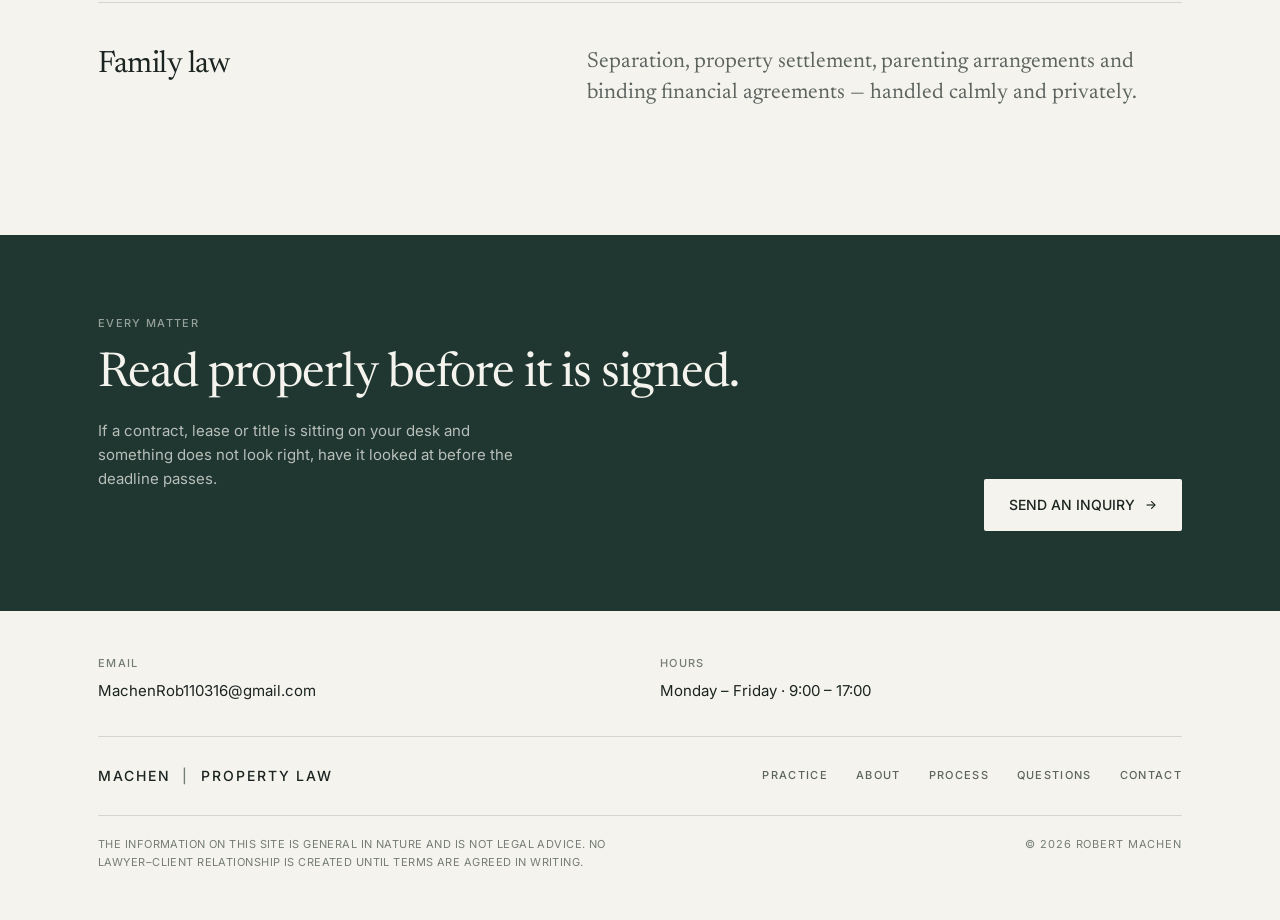
<file: practice-areas.html>
<!DOCTYPE html>
<html lang="en">

<head>
  <meta charset="UTF-8" />
  <meta name="viewport" content="width=device-width, initial-scale=1.0" />
  <title>Practice Areas — MACHEN | Property, Corporate &amp; Family Lawyer</title>
  <meta name="description"
    content="Eight areas of law, one standard of care: residential conveyancing, commercial property, leases, property disputes, zoning, title, corporate law, and family law." />
  <link rel="preconnect" href="https://fonts.googleapis.com" />
  <link rel="preconnect" href="https://fonts.gstatic.com" crossorigin />
  <link
    href="https://fonts.googleapis.com/css2?family=Inter:wght@400;500&family=Newsreader:ital,opsz,wght@0,6..72,400;0,6..72,500;1,6..72,400&display=swap"
    rel="stylesheet" />
  <link rel="icon" type="image/png" href="images/favicon.png" />
  <link rel="apple-touch-icon" href="images/favicon.png" />
  <link rel="stylesheet" href="css/main.css" />
</head>

<body id="top">
  <!-- Header -->
  <header class="site-header" id="site-header">
    <div class="container header-inner">
      <a href="index.html" class="brand brand-caps">MACHEN</a>

      <button class="menu-toggle" id="menu-toggle" type="button" aria-label="Toggle navigation menu"
        aria-expanded="false" aria-controls="site-nav">
        <span class="menu-line"></span>
        <span class="menu-line"></span>
      </button>

      <nav class="site-nav" id="site-nav" aria-label="Primary">
        <a href="practice-areas.html" class="nav-link nav-caps active" aria-current="page">Practice</a>
        <a href="about.html" class="nav-link nav-caps">About</a>
        <a href="index.html#process" class="nav-link nav-caps">Process</a>
        <a href="index.html#questions" class="nav-link nav-caps">Questions</a>
        <a href="contact.html" class="nav-cta nav-caps">
          Contact <span class="arrow" aria-hidden="true">&rarr;</span>
        </a>
      </nav>
    </div>
  </header>

  <main>
    <!-- Practice Areas Page Intro -->
    <section class="page-hero">
      <div class="container">
        <a href="index.html" class="back-link reveal">
          <span aria-hidden="true">&larr;</span> Back to home
        </a>

        <p class="eyebrow reveal">PRACTICE</p>
        <h1 class="page-title reveal">
          Eight areas of law,<br />
          one standard of care.
        </h1>
        <p class="page-lead reveal">
          Every matter is handled personally by Robert, from the first
          conversation to the final document.
        </p>
      </div>
    </section>

    <!-- Eight Practice Areas -->
    <section class="practice-page-content">
      <div class="container practice-detail-list">
        <article class="practice-detail-row reveal">
          <div class="practice-detail-header">
            <h2 class="practice-detail-title">Residential conveyancing</h2>
          </div>
          <div class="practice-detail-body">
            <p class="practice-detail-lead">
              Purchase and sale contracts reviewed and negotiated, title
              checked, settlement managed end to end.
            </p>
          </div>
        </article>

        <article class="practice-detail-row reveal">
          <div class="practice-detail-header">
            <h2 class="practice-detail-title">Commercial property</h2>
          </div>
          <div class="practice-detail-body">
            <p class="practice-detail-lead">
              Acquisition, disposal and development of commercial assets — due
              diligence through to completion.
            </p>
          </div>
        </article>

        <article class="practice-detail-row reveal">
          <div class="practice-detail-header">
            <h2 class="practice-detail-title">Leases &amp; tenancies</h2>
          </div>
          <div class="practice-detail-body">
            <p class="practice-detail-lead">
              Retail, office and residential leases drafted, reviewed and
              negotiated to protect your position.
            </p>
          </div>
        </article>

        <article class="practice-detail-row reveal">
          <div class="practice-detail-header">
            <h2 class="practice-detail-title">Property disputes</h2>
          </div>
          <div class="practice-detail-body">
            <p class="practice-detail-lead">
              Boundary, easement, vendor and neighbor disputes handled with a
              measured, commercial approach.
            </p>
          </div>
        </article>

        <article class="practice-detail-row reveal">
          <div class="practice-detail-header">
            <h2 class="practice-detail-title">Zoning &amp; land use</h2>
          </div>
          <div class="practice-detail-body">
            <p class="practice-detail-lead">
              Planning applications, permitted use advice and objections for
              owners, buyers and developers.
            </p>
          </div>
        </article>

        <article class="practice-detail-row reveal">
          <div class="practice-detail-header">
            <h2 class="practice-detail-title">Title &amp; boundaries</h2>
          </div>
          <div class="practice-detail-body">
            <p class="practice-detail-lead">
              Title defects, covenants, easements and encroachments identified,
              clarified and corrected.
            </p>
          </div>
        </article>

        <article class="practice-detail-row reveal">
          <div class="practice-detail-header">
            <h2 class="practice-detail-title">Corporate law</h2>
          </div>
          <div class="practice-detail-body">
            <p class="practice-detail-lead">
              Company formation, shareholder and partnership agreements, and the
              commercial contracts that keep a business trading.
            </p>
          </div>
        </article>

        <article class="practice-detail-row reveal">
          <div class="practice-detail-header">
            <h2 class="practice-detail-title">Family law</h2>
          </div>
          <div class="practice-detail-body">
            <p class="practice-detail-lead">
              Separation, property settlement, parenting arrangements and
              binding financial agreements — handled calmly and privately.
            </p>
          </div>
        </article>
      </div>
    </section>

    <!-- Next Step CTA -->
    <section class="cta-banner">
      <div class="container cta-banner-inner reveal">
        <div>
          <p class="eyebrow eyebrow-light">EVERY MATTER</p>
          <h2 class="contact-title">Read properly before it is signed.</h2>
          <p class="contact-lead cta-banner-lead">
            If a contract, lease or title is sitting on your desk and something
            does not look right, have it looked at before the deadline passes.
          </p>
        </div>
        <a href="contact.html" class="btn-light">
          SEND AN INQUIRY <span class="arrow" aria-hidden="true">&rarr;</span>
        </a>
      </div>
    </section>
  </main>

  <!-- Footer -->
  <footer class="site-footer">
    <div class="container">
      <div class="footer-contact-strip">
        <div>
          <p class="eyebrow">EMAIL</p>
          <a href="mailto:MachenRob110316@gmail.com" class="footer-contact-value">MachenRob110316@gmail.com</a>
        </div>
        <div>
          <p class="eyebrow">HOURS</p>
          <p class="footer-contact-value">Monday – Friday &middot; 9:00 – 17:00</p>
        </div>
      </div>

      <div class="footer-top">
        <a href="index.html" class="brand brand-footer brand-caps">MACHEN <span class="footer-pipe">|</span> PROPERTY
          LAW</a>
        <nav class="footer-nav" aria-label="Footer">
          <a href="practice-areas.html">PRACTICE</a>
          <a href="about.html">ABOUT</a>
          <a href="index.html#process">PROCESS</a>
          <a href="index.html#questions">QUESTIONS</a>
          <a href="contact.html">CONTACT</a>
        </nav>
      </div>

      <div class="footer-bottom">
        <p class="disclaimer">
          THE INFORMATION ON THIS SITE IS GENERAL IN NATURE AND IS NOT LEGAL
          ADVICE. NO LAWYER–CLIENT RELATIONSHIP IS CREATED UNTIL TERMS ARE
          AGREED IN WRITING.
        </p>
        <p class="copyright">&copy; <span id="year">2026</span> ROBERT MACHEN</p>
      </div>
    </div>
  </footer>

  <!-- Toast notification -->
  <div class="toast" id="toast" role="status" aria-live="polite"></div>

  <script src="js/script.js"></script>
</body>

</html>
</file>
<file: css/main.css>
/* ==========================================================================
   Robert Machen — Attorney at Law
   Stylesheet Entry Point
   ========================================================================== */

@import url("./base.css");
@import url("./layout.css");
@import url("./components.css");
@import url("./sections.css");
@import url("./responsive.css");
</file>
